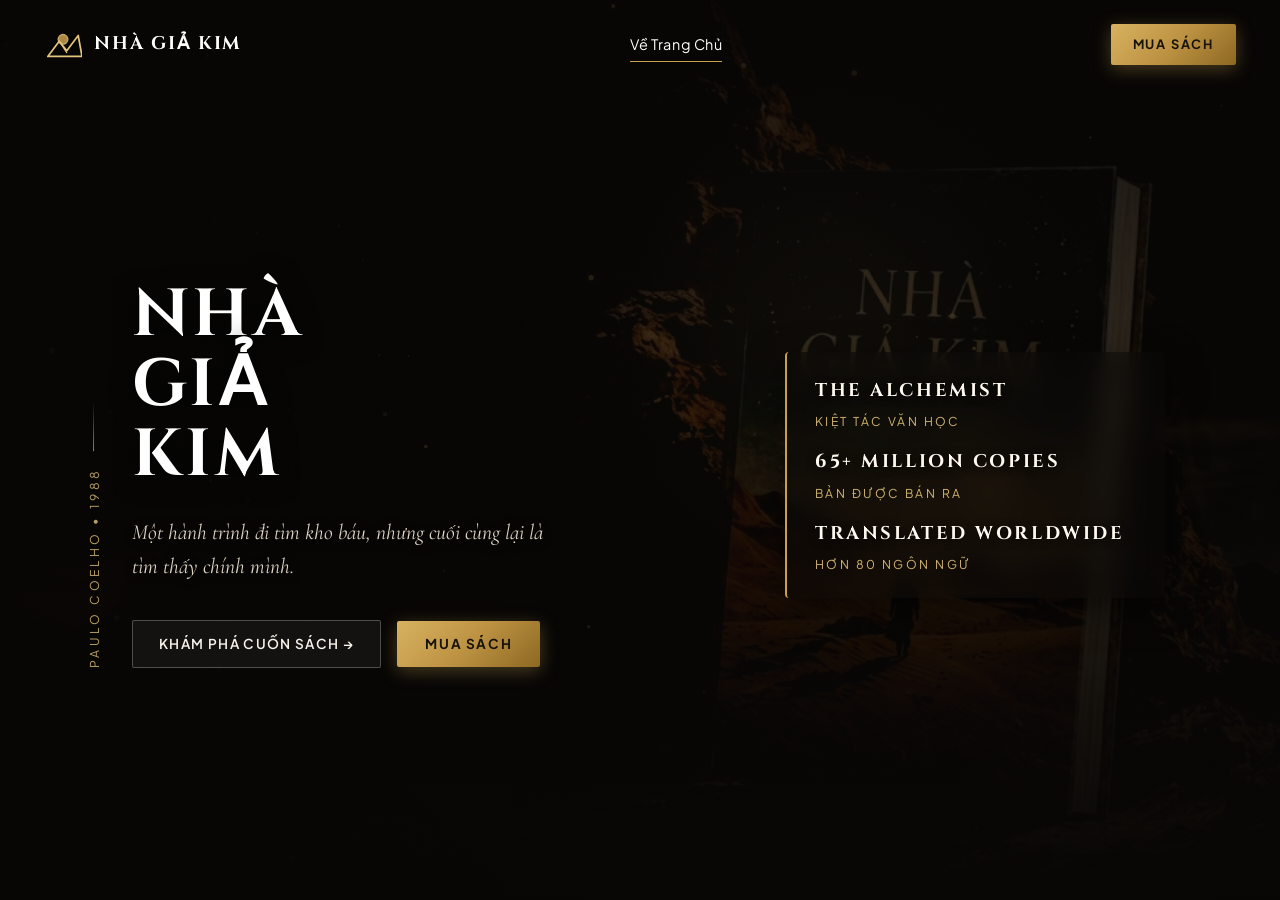
<file: hero.html>
<!DOCTYPE html>
<html lang="vi">
<head>
  <meta charset="UTF-8">
  <meta name="viewport" content="width=device-width, initial-scale=1.0">
  <title>Hero Section - Nhà Giả Kim</title>
  <link rel="preconnect" href="https://fonts.googleapis.com">
  <link rel="preconnect" href="https://fonts.gstatic.com" crossorigin>
  <link href="https://fonts.googleapis.com/css2?family=Cinzel:wght@400;600;700;800;900&family=Cormorant+Garamond:ital,wght@0,400;0,500;0,600;0,700;1,400;1,600&family=Plus+Jakarta+Sans:wght@300;400;500;600;700&display=swap" rel="stylesheet">
  
  <!-- CSS CHUNG & CSS RIÊNG CỦA HERO -->
  <link rel="stylesheet" href="css/global.css">
  <link rel="stylesheet" href="css/header.css">
  <link rel="stylesheet" href="css/hero.css">
</head>
<body style="background-color: #0b0908;">

  <!-- Header đi kèm để xem tổng thể phần đầu trang -->
  <header class="site-header" id="mainHeader">
    <div class="container header-container">
      <a href="index.html" class="brand-logo">
        <div class="brand-icon-wrapper">
          <svg class="brand-icon-svg" viewBox="0 0 40 40" fill="none" xmlns="http://www.w3.org/2000/svg">
            <circle cx="20" cy="14" r="5" fill="#C9A050" opacity="0.85" />
            <path d="M4 32L16 16L24 26L36 10L40 32H4Z" stroke="#E4C57C" stroke-width="1.8" stroke-linejoin="round" />
            <path d="M16 16L24 28" stroke="#E4C57C" stroke-width="1.2" stroke-linecap="round" />
          </svg>
        </div>
        <span class="brand-text">Nhà Giả Kim</span>
      </a>
      <nav class="main-nav">
        <a href="index.html" class="nav-link active">Về Trang Chủ</a>
      </nav>
      <div class="header-actions">
        <a href="purchase.html" class="btn-gold header-btn">MUA SÁCH</a>
      </div>
    </div>
  </header>

  <!-- NỘI DUNG HERO SECTION -->
  <section class="hero-section" id="hero">
    <canvas id="alchemyDustCanvas"></canvas>
    <div class="hero-sun-glow"></div>

    <div class="container hero-container">
      <!-- Cột trái: Tiêu đề & Nút bấm -->
      <div class="hero-left reveal-fade-left">
        <div class="hero-author-vertical">
          <span>PAULO COELHO &bull; 1988</span>
        </div>

        <div class="hero-left-content">
          <h1 class="hero-main-title">
            <span>NHÀ</span>
            <span>GIẢ</span>
            <span>KIM</span>
          </h1>

          <p class="hero-quote">
            Một hành trình đi tìm kho báu, nhưng cuối cùng lại là tìm thấy chính mình.
          </p>

          <div class="hero-actions">
            <a href="journey.html" class="btn-outline-glass">
              KHÁM PHÁ CUỐN SÁCH &rarr;
            </a>
            <a href="purchase.html" class="btn-gold buy-book-trigger">
              MUA SÁCH
            </a>
          </div>
        </div>
      </div>

      <!-- Cột phải: 3 dòng thông số -->
      <div class="hero-right reveal-fade-right delay-2">
        <div class="hero-stat-item">
          <div class="hero-stat-title">THE ALCHEMIST</div>
          <div class="hero-stat-desc">KIỆT TÁC VĂN HỌC</div>
        </div>

        <div class="hero-stat-item">
          <div class="hero-stat-title">65+ MILLION COPIES</div>
          <div class="hero-stat-desc">BẢN ĐƯỢC BÁN RA</div>
        </div>

        <div class="hero-stat-item">
          <div class="hero-stat-title">TRANSLATED WORLDWIDE</div>
          <div class="hero-stat-desc">HƠN 80 NGÔN NGỮ</div>
        </div>
      </div>
    </div>
  </section>

  <script src="js/main.js"></script>
</body>
</html>
</file>
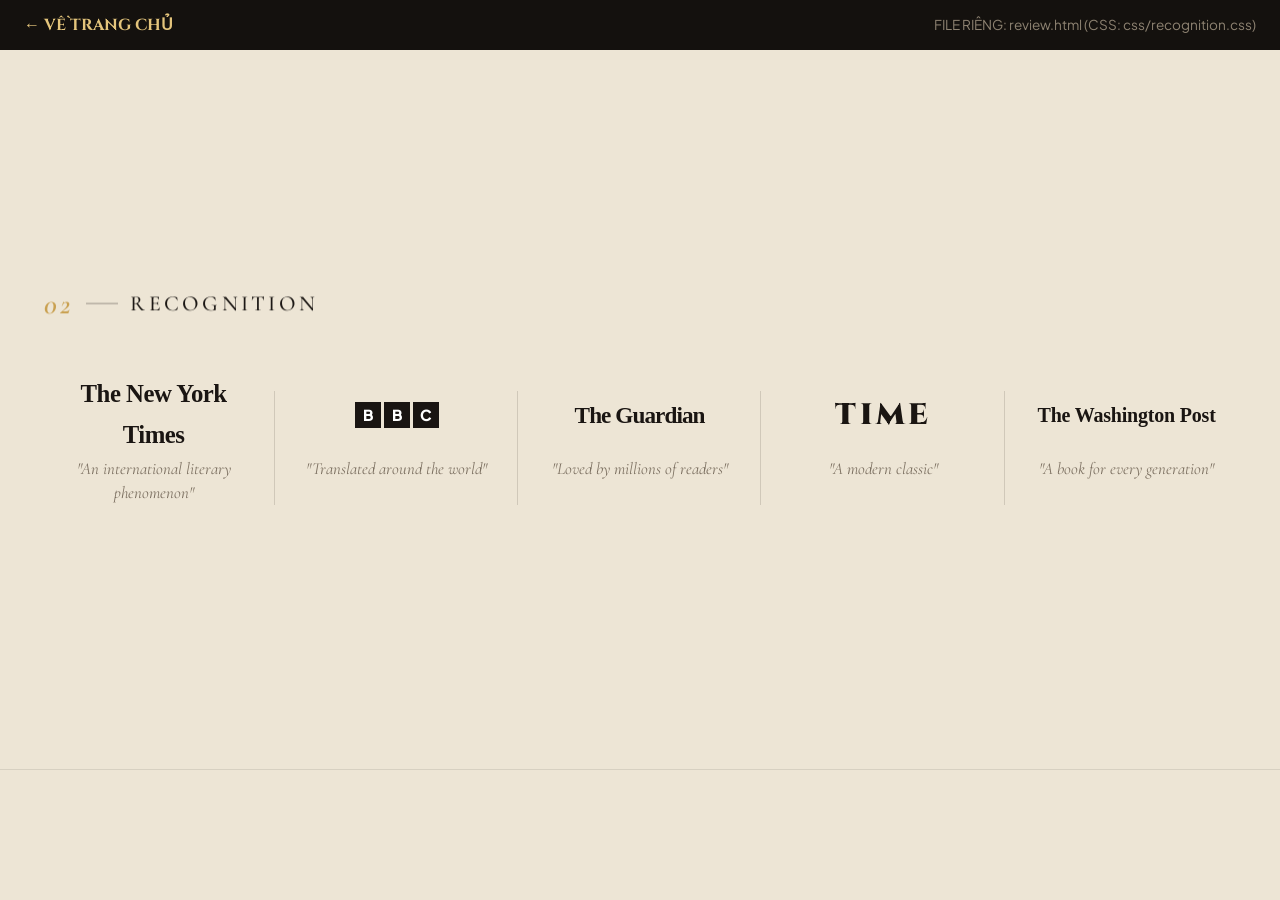
<file: review.html>
<!DOCTYPE html>
<html lang="vi">
<head>
  <meta charset="UTF-8">
  <meta name="viewport" content="width=device-width, initial-scale=1.0">
  <title>Review & Recognition - Nhà Giả Kim</title>
  <link rel="preconnect" href="https://fonts.googleapis.com">
  <link rel="preconnect" href="https://fonts.gstatic.com" crossorigin>
  <link href="https://fonts.googleapis.com/css2?family=Cinzel:wght@400;600;700;800;900&family=Cormorant+Garamond:ital,wght@0,400;0,500;0,600;0,700;1,400;1,600&family=Plus+Jakarta+Sans:wght@300;400;500;600;700&display=swap" rel="stylesheet">
  
  <!-- CSS CHUNG & CSS RIÊNG CỦA REVIEW / RECOGNITION -->
  <link rel="stylesheet" href="css/global.css">
  <link rel="stylesheet" href="css/recognition.css">
</head>
<body style="background-color: var(--bg-sand-surface);">

  <!-- Thanh điều hướng mini -->
  <div style="background: #14110e; padding: 12px 24px; display: flex; justify-content: space-between; align-items: center;">
    <a href="index.html" style="color: #e4c57c; font-family: var(--font-heading-royal); font-weight: 700;">&larr; VỀ TRANG CHỦ</a>
    <span style="color: #8e8372; font-size: 0.85rem;">FILE RIÊNG: review.html (CSS: css/recognition.css)</span>
  </div>

  <!-- NỘI DUNG 02 — RECOGNITION -->
  <section class="recognition-section" id="recognition" style="min-height: 80vh; display: flex; align-items: center;">
    <div class="container" style="width: 100%;">
      <div class="section-tag theme-light reveal-fade-up">
        <span class="number">02</span>
        <span class="line"></span>
        <span>RECOGNITION</span>
      </div>

      <div class="recognition-grid">
        <!-- The New York Times -->
        <div class="recognition-card reveal-fade-up delay-1">
          <div class="press-logo">
            <span class="press-logo-nyt">The New York Times</span>
          </div>
          <p class="press-quote">"An international literary phenomenon"</p>
        </div>

        <!-- BBC -->
        <div class="recognition-card reveal-fade-up delay-2">
          <div class="press-logo">
            <div class="press-logo-bbc">
              <span>B</span><span>B</span><span>C</span>
            </div>
          </div>
          <p class="press-quote">"Translated around the world"</p>
        </div>

        <!-- The Guardian -->
        <div class="recognition-card reveal-fade-up delay-3">
          <div class="press-logo">
            <span class="press-logo-guardian">The Guardian</span>
          </div>
          <p class="press-quote">"Loved by millions of readers"</p>
        </div>

        <!-- TIME -->
        <div class="recognition-card reveal-fade-up delay-4">
          <div class="press-logo">
            <span class="press-logo-time">TIME</span>
          </div>
          <p class="press-quote">"A modern classic"</p>
        </div>

        <!-- The Washington Post -->
        <div class="recognition-card reveal-fade-up delay-5">
          <div class="press-logo">
            <span class="press-logo-wapo">The Washington Post</span>
          </div>
          <p class="press-quote">"A book for every generation"</p>
        </div>
      </div>
    </div>
  </section>

  <script src="js/main.js"></script>
</body>
</html>
</file>
<file: css/global.css>
/* ==========================================================================
   GLOBAL DESIGN SYSTEM - NHÀ GIẢ KIM (THE ALCHEMIST)
   Font chữ, Biến màu, Reset, Layout Tokens, Hiệu ứng chuyển động
   ========================================================================== */

@import url('https://fonts.googleapis.com/css2?family=Cinzel:wght@400;600;700;800;900&family=Cormorant+Garamond:ital,wght@0,400;0,500;0,600;0,700;1,400;1,600&family=Plus+Jakarta+Sans:wght@300;400;500;600;700&display=swap');

/* --- CSS Variables / Design Tokens --- */
:root {
  /* Tông màu Đêm / Sa mạc tối (Hero & Footer) */
  --bg-dark-deep: #0c0a09;
  --bg-dark-surface: #14110e;
  --bg-dark-elevated: #1e1914;
  --bg-dark-card: rgba(28, 23, 19, 0.7);

  /* Tông màu Giấy da cổ điển / Kem cát ấm (Author, Recognition, Readers) */
  --bg-sand-light: #f7f3eb;
  --bg-sand-surface: #ede5d5;
  --bg-sand-accent: #dfd4bf;
  --bg-sand-card: rgba(255, 255, 255, 0.65);

  /* Tông màu Vàng Hoàng Kim / Metallic Gold */
  --gold-primary: #c9a050;
  --gold-light: #e4c57c;
  --gold-dark: #9f7830;
  --gold-gradient: linear-gradient(135deg, #d8b260 0%, #bd9343 50%, #8e6822 100%);
  --gold-gradient-hover: linear-gradient(135deg, #e7c675 0%, #c9a050 50%, #a27b2b 100%);
  --gold-glow: rgba(201, 160, 80, 0.35);

  /* Màu chữ */
  --text-light-heading: #fcf9f2;
  --text-light-body: #cfc6b8;
  --text-light-muted: #8e8372;
  
  --text-dark-heading: #1c1815;
  --text-dark-body: #4a4036;
  --text-dark-muted: #7d7162;

  /* Đường viền & Phân cách */
  --border-light: rgba(255, 255, 255, 0.12);
  --border-dark: rgba(28, 24, 21, 0.14);
  --border-gold: rgba(201, 160, 80, 0.35);

  /* Font chữ */
  --font-heading-royal: 'Cinzel', serif;
  --font-serif-literary: 'Cormorant Garamond', Georgia, serif;
  --font-sans-body: 'Plus Jakarta Sans', -apple-system, BlinkMacSystemFont, sans-serif;

  /* Container */
  --container-max: 1240px;
  --container-padding: 24px;

  /* Transition */
  --transition-smooth: all 0.4s cubic-bezier(0.16, 1, 0.3, 1);
  --transition-fast: all 0.2s ease;
}

/* --- Reset cơ bản --- */
*, *::before, *::after {
  box-sizing: border-box;
  margin: 0;
  padding: 0;
}

html {
  scroll-behavior: smooth;
  font-size: 16px;
  text-rendering: optimizeLegibility;
  -webkit-font-smoothing: antialiased;
}

body {
  font-family: var(--font-sans-body);
  background-color: var(--bg-dark-deep);
  color: var(--text-light-body);
  line-height: 1.65;
  overflow-x: hidden;
}

img {
  max-width: 100%;
  height: auto;
  display: block;
}

a {
  color: inherit;
  text-decoration: none;
  transition: var(--transition-fast);
}

button {
  cursor: pointer;
  border: none;
  background: none;
  font-family: inherit;
  transition: var(--transition-smooth);
}

ul, ol {
  list-style: none;
}

/* --- Layout Utility Classes --- */
.container {
  width: 100%;
  max-width: var(--container-max);
  margin-left: auto;
  margin-right: auto;
  padding-left: var(--container-padding);
  padding-right: var(--container-padding);
}

/* Section Header đánh số (01 — THE AUTHOR, 02 — RECOGNITION...) */
.section-tag {
  display: inline-flex;
  align-items: center;
  gap: 12px;
  font-family: var(--font-serif-literary);
  font-size: 1.35rem;
  font-weight: 500;
  letter-spacing: 0.15em;
  text-transform: uppercase;
  margin-bottom: 2.5rem;
}

.section-tag .number {
  font-family: var(--font-serif-literary);
  font-style: italic;
  font-size: 1.8rem;
  font-weight: 600;
  color: var(--gold-primary);
}

.section-tag .line {
  display: inline-block;
  width: 32px;
  height: 1px;
  background-color: currentColor;
  opacity: 0.4;
}

.section-tag.theme-dark {
  color: #c5b9a8;
}

.section-tag.theme-light {
  color: var(--text-dark-heading);
}

/* Nút bấm vàng sang trọng */
.btn-gold {
  display: inline-flex;
  align-items: center;
  justify-content: center;
  gap: 10px;
  padding: 12px 28px;
  background: var(--gold-gradient);
  color: #17120a;
  font-family: var(--font-sans-body);
  font-size: 0.85rem;
  font-weight: 700;
  letter-spacing: 0.12em;
  text-transform: uppercase;
  border-radius: 2px;
  box-shadow: 0 4px 18px var(--gold-glow);
  position: relative;
  overflow: hidden;
  z-index: 1;
}

.btn-gold::before {
  content: '';
  position: absolute;
  top: 0; left: 0; right: 0; bottom: 0;
  background: var(--gold-gradient-hover);
  opacity: 0;
  transition: opacity 0.3s ease;
  z-index: -1;
}

.btn-gold:hover {
  transform: translateY(-2px);
  box-shadow: 0 8px 25px rgba(201, 160, 80, 0.55);
}

.btn-gold:hover::before {
  opacity: 1;
}

/* Nút bấm viền outline / kính mờ */
.btn-outline-glass {
  display: inline-flex;
  align-items: center;
  justify-content: center;
  gap: 10px;
  padding: 12px 26px;
  background: rgba(255, 255, 255, 0.05);
  backdrop-filter: blur(10px);
  -webkit-backdrop-filter: blur(10px);
  border: 1px solid rgba(255, 255, 255, 0.25);
  color: #f7f2ea;
  font-family: var(--font-sans-body);
  font-size: 0.85rem;
  font-weight: 600;
  letter-spacing: 0.1em;
  text-transform: uppercase;
  border-radius: 2px;
  transition: var(--transition-smooth);
}

.btn-outline-glass:hover {
  background: rgba(255, 255, 255, 0.15);
  border-color: var(--gold-primary);
  color: #ffffff;
  transform: translateY(-2px);
}

/* Nút bấm phong cách Dark Paper (dùng trong nền sáng) */
.btn-dark {
  display: inline-flex;
  align-items: center;
  justify-content: center;
  gap: 10px;
  padding: 12px 26px;
  background: #1c1814;
  color: #f5f0e6;
  font-family: var(--font-sans-body);
  font-size: 0.85rem;
  font-weight: 600;
  letter-spacing: 0.1em;
  text-transform: uppercase;
  border-radius: 2px;
  transition: var(--transition-smooth);
}

.btn-dark:hover {
  background: #2d2620;
  color: #ffffff;
  transform: translateY(-2px);
  box-shadow: 0 6px 18px rgba(0, 0, 0, 0.2);
}

/* Placeholder cho ảnh người dùng chèn vào */
.image-placeholder {
  position: relative;
  display: flex;
  flex-direction: column;
  align-items: center;
  justify-content: center;
  background: rgba(25, 22, 18, 0.6);
  border: 1px dashed rgba(201, 160, 80, 0.4);
  color: var(--gold-light);
  text-align: center;
  overflow: hidden;
  transition: var(--transition-smooth);
}

.image-placeholder img {
  width: 100%;
  height: 100%;
  object-fit: cover;
  transition: transform 0.6s ease;
}

.image-placeholder:hover img {
  transform: scale(1.03);
}

/* Hộp tooltip nhắc người dùng thay ảnh */
.image-placeholder .placeholder-tip {
  position: absolute;
  inset: auto 12px 12px 12px;
  background: rgba(14, 12, 10, 0.85);
  backdrop-filter: blur(8px);
  border: 1px solid rgba(201, 160, 80, 0.3);
  padding: 8px 12px;
  border-radius: 4px;
  font-size: 0.72rem;
  color: #e5dac9;
  letter-spacing: 0.05em;
  opacity: 0;
  transform: translateY(6px);
  transition: all 0.3s ease;
  pointer-events: none;
}

.image-placeholder:hover .placeholder-tip {
  opacity: 1;
  transform: translateY(0);
}

/* --- Scroll Reveal Animations --- */
.reveal-fade-up {
  opacity: 0;
  transform: translateY(35px);
  transition: opacity 0.8s cubic-bezier(0.16, 1, 0.3, 1), transform 0.8s cubic-bezier(0.16, 1, 0.3, 1);
  will-change: opacity, transform;
}

.reveal-fade-left {
  opacity: 0;
  transform: translateX(-40px);
  transition: opacity 0.8s cubic-bezier(0.16, 1, 0.3, 1), transform 0.8s cubic-bezier(0.16, 1, 0.3, 1);
  will-change: opacity, transform;
}

.reveal-fade-right {
  opacity: 0;
  transform: translateX(40px);
  transition: opacity 0.8s cubic-bezier(0.16, 1, 0.3, 1), transform 0.8s cubic-bezier(0.16, 1, 0.3, 1);
  will-change: opacity, transform;
}

.reveal-zoom-in {
  opacity: 0;
  transform: scale(0.92);
  transition: opacity 0.8s cubic-bezier(0.16, 1, 0.3, 1), transform 0.8s cubic-bezier(0.16, 1, 0.3, 1);
  will-change: opacity, transform;
}

.is-visible {
  opacity: 1 !important;
  transform: translate(0, 0) scale(1) !important;
}

/* Stagger delay */
.delay-1 { transition-delay: 0.15s; }
.delay-2 { transition-delay: 0.3s; }
.delay-3 { transition-delay: 0.45s; }
.delay-4 { transition-delay: 0.6s; }
.delay-5 { transition-delay: 0.75s; }

/* Custom Scrollbar */
::-webkit-scrollbar {
  width: 8px;
}
::-webkit-scrollbar-track {
  background: #0d0b09;
}
::-webkit-scrollbar-thumb {
  background: #3a3227;
  border-radius: 4px;
}
::-webkit-scrollbar-thumb:hover {
  background: var(--gold-dark);
}
</file>
<file: css/header.css>
/* ==========================================================================
   HEADER / NAVBAR CSS
   ========================================================================== */

.site-header {
  position: fixed;
  top: 0;
  left: 0;
  width: 100%;
  z-index: 1000;
  padding: 24px 0;
  transition: all 0.4s ease;
  background: transparent;
}

.site-header.scrolled {
  padding: 14px 0;
  background: rgba(12, 10, 9, 0.88);
  backdrop-filter: blur(14px);
  -webkit-backdrop-filter: blur(14px);
  border-bottom: 1px solid rgba(201, 160, 80, 0.18);
  box-shadow: 0 10px 30px rgba(0, 0, 0, 0.45);
}

.header-container {
  display: flex;
  align-items: center;
  justify-content: space-between;
}

/* Brand Logo */
.brand-logo {
  display: flex;
  align-items: center;
  gap: 12px;
  color: #ffffff;
  font-family: var(--font-heading-royal);
  font-size: 1.15rem;
  font-weight: 700;
  letter-spacing: 0.1em;
  text-transform: uppercase;
}

.brand-icon-wrapper {
  width: 38px;
  height: 38px;
  display: flex;
  align-items: center;
  justify-content: center;
}

.brand-icon-svg {
  width: 100%;
  height: 100%;
  fill: none;
  stroke: var(--gold-light);
  stroke-width: 1.6;
}

/* Nav Menu Links */
.main-nav {
  display: flex;
  align-items: center;
  gap: 40px;
}

.nav-link {
  font-family: var(--font-sans-body);
  font-size: 0.9rem;
  font-weight: 400;
  color: #d1c8bb;
  letter-spacing: 0.04em;
  position: relative;
  padding: 6px 0;
  transition: color 0.3s ease;
}

.nav-link::after {
  content: '';
  position: absolute;
  bottom: 0;
  left: 50%;
  width: 0;
  height: 1.5px;
  background: var(--gold-primary);
  transition: all 0.3s ease;
  transform: translateX(-50%);
}

.nav-link:hover,
.nav-link.active {
  color: #ffffff;
}

.nav-link:hover::after,
.nav-link.active::after {
  width: 100%;
}

/* Header Actions */
.header-actions {
  display: flex;
  align-items: center;
  gap: 16px;
}

.header-btn {
  padding: 10px 22px;
  font-size: 0.8rem;
  letter-spacing: 0.14em;
}

/* Mobile Toggle */
.mobile-nav-toggle {
  display: none;
  flex-direction: column;
  justify-content: space-between;
  width: 28px;
  height: 20px;
  background: transparent;
  border: none;
  cursor: pointer;
  z-index: 1001;
}

.mobile-nav-toggle span {
  display: block;
  height: 2px;
  width: 100%;
  background: var(--gold-light);
  transition: all 0.3s ease;
}

/* Responsive */
@media (max-width: 900px) {
  .main-nav {
    position: fixed;
    top: 0;
    right: -100%;
    width: 280px;
    height: 100vh;
    background: rgba(14, 12, 10, 0.97);
    backdrop-filter: blur(20px);
    flex-direction: column;
    justify-content: center;
    gap: 28px;
    border-left: 1px solid var(--border-gold);
    transition: right 0.4s cubic-bezier(0.16, 1, 0.3, 1);
  }

  .main-nav.open {
    right: 0;
  }

  .mobile-nav-toggle {
    display: flex;
  }
}
</file>
<file: css/hero.css>
/* ==========================================================================
   HERO SECTION CSS
   ========================================================================== */

.hero-section {
  position: relative;
  min-height: 100vh;
  display: flex;
  align-items: center;
  padding: 130px 0 80px;
  overflow: hidden;
  background-color: #070605;
}

/* Lớp ảnh nền banner với độ tương phản cao, đậm màu và rõ nét */
.hero-section::before {
  content: '';
  position: absolute;
  inset: 0;
  background-image: url('../img/banner.png');
  background-size: cover;
  background-position: center center;
  background-repeat: no-repeat;
  filter: brightness(0.68) contrast(1.35) saturate(1.2);
  z-index: 0;
}

/* Lớp phủ đa tầng giúp ảnh banner sâu lắng, sắc nét và tôn bật chữ */
.hero-section::after {
  content: '';
  position: absolute;
  inset: 0;
  background: 
    radial-gradient(circle at 70% 45%, rgba(15, 12, 9, 0.25) 0%, rgba(7, 6, 5, 0.78) 85%),
    linear-gradient(to bottom, rgba(7, 6, 5, 0.6) 0%, rgba(7, 6, 5, 0.2) 45%, #070605 100%),
    linear-gradient(to right, rgba(7, 6, 5, 0.82) 0%, rgba(7, 6, 5, 0.35) 45%, rgba(7, 6, 5, 0.6) 100%);
  pointer-events: none;
  z-index: 1;
}

/* Hiệu ứng hạt bụi vàng canvas */
#alchemyDustCanvas {
  position: absolute;
  top: 0;
  left: 0;
  width: 100%;
  height: 100%;
  pointer-events: none;
  z-index: 1;
}

/* Ánh hào quang mặt trời sa mạc */
.hero-sun-glow {
  position: absolute;
  top: 35%;
  left: 65%;
  width: 550px;
  height: 550px;
  background: radial-gradient(circle, rgba(230, 197, 105, 0.18) 0%, rgba(197, 147, 51, 0.04) 45%, transparent 70%);
  filter: blur(60px);
  transform: translate(-50%, -50%);
  pointer-events: none;
  z-index: 1;
  animation: pulseGlow 8s ease-in-out infinite alternate;
}

@keyframes pulseGlow {
  0% { transform: translate(-50%, -50%) scale(0.9); opacity: 0.55; }
  100% { transform: translate(-50%, -50%) scale(1.15); opacity: 0.9; }
}

.hero-container {
  position: relative;
  z-index: 2;
  display: grid;
  grid-template-columns: 1.35fr 0.85fr;
  align-items: center;
  gap: 48px;
  max-width: 1160px;
}

/* --- Cột trái: Tiêu đề & CTA --- */
.hero-left {
  display: flex;
  align-items: stretch;
  gap: 28px;
}

/* Dải chữ xoay dọc PAULO COELHO - 1988 */
.hero-author-vertical {
  writing-mode: vertical-rl;
  transform: rotate(180deg);
  font-family: var(--font-sans-body);
  font-size: 0.76rem;
  letter-spacing: 0.28em;
  text-transform: uppercase;
  color: var(--gold-light);
  opacity: 0.8;
  display: flex;
  align-items: center;
  gap: 16px;
  user-select: none;
}

.hero-author-vertical::after {
  content: '';
  width: 1px;
  height: 50px;
  background: linear-gradient(to bottom, var(--gold-primary), transparent);
}

.hero-left-content {
  flex: 1;
}

.hero-main-title {
  font-family: var(--font-heading-royal);
  font-size: clamp(3.2rem, 5.2vw, 5rem);
  font-weight: 700;
  line-height: 1.05;
  letter-spacing: 0.05em;
  color: #ffffff;
  text-transform: uppercase;
  margin-bottom: 24px;
  text-shadow: 0 4px 25px rgba(0, 0, 0, 0.8);
}

.hero-main-title span {
  display: block;
}

.hero-quote {
  font-family: var(--font-serif-literary);
  font-style: italic;
  font-size: 1.35rem;
  font-weight: 400;
  line-height: 1.6;
  color: #dfd4c5;
  margin-bottom: 36px;
  max-width: 440px;
  text-shadow: 0 2px 10px rgba(0, 0, 0, 0.7);
}

.hero-actions {
  display: flex;
  align-items: center;
  gap: 16px;
  flex-wrap: wrap;
}

/* --- Cột giữa: Cuốn sách 3D tương tác --- */
.hero-center {
  display: flex;
  justify-content: center;
  align-items: center;
  perspective: 1200px;
}

.book-3d-wrapper {
  position: relative;
  width: 310px;
  height: 465px;
  transform-style: preserve-3d;
  transition: transform 0.25s ease-out;
  cursor: pointer;
}

.book-shadow {
  position: absolute;
  bottom: -28px;
  left: 5%;
  width: 90%;
  height: 35px;
  background: radial-gradient(ellipse at center, rgba(0, 0, 0, 0.9) 0%, transparent 75%);
  filter: blur(14px);
  z-index: -1;
  transform: rotateX(75deg);
  transition: all 0.3s ease;
}

.book-cover {
  width: 100%;
  height: 100%;
  border-radius: 4px 10px 10px 4px;
  overflow: hidden;
  box-shadow: 
    -14px 16px 40px rgba(0, 0, 0, 0.8),
    0 0 40px rgba(201, 160, 80, 0.25),
    inset -3px 0 10px rgba(255, 255, 255, 0.25),
    inset 4px 0 10px rgba(0, 0, 0, 0.6);
  position: relative;
  border: 1px solid rgba(230, 197, 105, 0.35);
  background: #1a1612;
}

.book-cover img {
  width: 100%;
  height: 100%;
  object-fit: cover;
  display: block;
}

/* Fallback bìa sách nếu người dùng chưa bỏ ảnh book.png */
.book-cover-fallback {
  width: 100%;
  height: 100%;
  background: 
    radial-gradient(circle at 50% 60%, rgba(201, 160, 80, 0.4) 0%, #15110d 80%),
    linear-gradient(135deg, #2b2216 0%, #120e0b 100%);
  display: flex;
  flex-direction: column;
  justify-content: space-between;
  padding: 36px 24px;
  text-align: center;
  position: relative;
}

.book-cover-fallback::before {
  content: '';
  position: absolute;
  inset: 14px;
  border: 1px solid rgba(228, 197, 124, 0.3);
  pointer-events: none;
}

.book-fallback-author {
  font-family: var(--font-sans-body);
  font-size: 0.75rem;
  letter-spacing: 0.25em;
  color: var(--gold-light);
  text-transform: uppercase;
}

.book-fallback-title {
  font-family: var(--font-heading-royal);
  font-size: 2.2rem;
  font-weight: 700;
  line-height: 1.15;
  color: #fff8eb;
  letter-spacing: 0.08em;
  text-shadow: 0 2px 10px rgba(0,0,0,0.8);
}

.book-fallback-sub {
  font-family: var(--font-serif-literary);
  font-style: italic;
  font-size: 1.15rem;
  color: var(--gold-light);
  letter-spacing: 0.1em;
}

/* Ánh sáng trượt qua gáy sách */
.book-shine {
  position: absolute;
  top: 0;
  left: -100%;
  width: 60%;
  height: 100%;
  background: linear-gradient(
    90deg,
    transparent 0%,
    rgba(255, 255, 255, 0.25) 50%,
    transparent 100%
  );
  transform: skewX(-20deg);
  transition: left 0.8s ease;
  pointer-events: none;
}

.book-3d-wrapper:hover .book-shine {
  left: 150%;
}

.book-3d-wrapper:hover .book-shadow {
  transform: rotateX(75deg) scale(1.15);
  opacity: 0.85;
}

/* --- Cột phải: Thông số ấn phẩm --- */
.hero-right {
  display: flex;
  flex-direction: column;
  justify-content: center;
  gap: 16px; /* Các thông số gần nhau lại theo yêu cầu */
  padding: 24px 28px;
  border-left: 2px solid var(--gold-primary);
  background: rgba(12, 10, 8, 0.55);
  backdrop-filter: blur(12px);
  -webkit-backdrop-filter: blur(12px);
  border-radius: 4px;
  box-shadow: 0 12px 36px rgba(0, 0, 0, 0.55);
  max-width: 380px;
}

.hero-stat-item {
  display: flex;
  flex-direction: column;
  gap: 3px;
}

.hero-stat-title {
  font-family: var(--font-heading-royal);
  font-size: 1.15rem;
  font-weight: 700;
  letter-spacing: 0.14em;
  color: #fff9f0;
  margin-bottom: 2px;
  text-shadow: 0 2px 8px rgba(0, 0, 0, 0.9);
}

.hero-stat-desc {
  font-family: var(--font-sans-body);
  font-size: 0.76rem;
  letter-spacing: 0.2em;
  text-transform: uppercase;
  color: var(--gold-light);
  opacity: 0.9;
}

/* Responsive */
@media (max-width: 1024px) {
  .hero-container {
    grid-template-columns: 1fr;
    gap: 40px;
  }
  
  .hero-right {
    max-width: 100%;
    flex-direction: row;
    justify-content: space-around;
    padding: 18px 20px;
    border-left: none;
    border-top: 2px solid var(--gold-primary);
  }
}

@media (max-width: 768px) {
  .hero-section {
    padding: 120px 0 60px;
  }
  
  .hero-container {
    grid-template-columns: 1fr;
    text-align: center;
  }
  
  .hero-left {
    flex-direction: column;
    align-items: center;
  }
  
  .hero-author-vertical {
    writing-mode: horizontal-tb;
    transform: none;
  }
  
  .hero-author-vertical::after {
    display: none;
  }
  
  .hero-quote {
    margin-left: auto;
    margin-right: auto;
  }
  
  .hero-actions {
    justify-content: center;
  }
  
  .hero-right {
    flex-direction: column;
    align-items: center;
    gap: 16px;
  }
}
</file>
<file: css/recognition.css>
/* ==========================================================================
   SECTION 02: RECOGNITION (REVIEW TỪ BÁO CHÍ DANH TIẾNG) CSS
   ========================================================================== */

.recognition-section {
  position: relative;
  background-color: var(--bg-sand-surface);
  color: var(--text-dark-body);
  padding: 80px 0 90px;
  border-bottom: 1px solid rgba(28, 24, 21, 0.1);
}

.recognition-grid {
  display: grid;
  grid-template-columns: repeat(5, 1fr);
  gap: 24px;
  align-items: stretch;
}

.recognition-card {
  display: flex;
  flex-direction: column;
  align-items: center;
  text-align: center;
  padding: 24px 16px;
  position: relative;
  transition: transform 0.3s ease;
}

.recognition-card:not(:last-child)::after {
  content: '';
  position: absolute;
  right: -12px;
  top: 15%;
  height: 70%;
  width: 1px;
  background-color: rgba(40, 30, 20, 0.14);
}

.recognition-card:hover {
  transform: translateY(-4px);
}

/* Kiểu chữ / Logo của các hãng thông tấn */
.press-logo {
  height: 48px;
  display: flex;
  align-items: center;
  justify-content: center;
  margin-bottom: 18px;
  user-select: none;
}

/* The New York Times font cổ điển */
.press-logo-nyt {
  font-family: 'UnifrakturMaguntia', 'Chomsky', 'Playfair Display', Georgia, serif;
  font-size: 1.55rem;
  font-weight: 700;
  letter-spacing: -0.02em;
  color: #1a1512;
}

/* BBC - 3 khối vuông */
.press-logo-bbc {
  display: flex;
  gap: 3px;
}

.press-logo-bbc span {
  display: inline-flex;
  align-items: center;
  justify-content: center;
  width: 26px;
  height: 26px;
  background-color: #1a1512;
  color: #ffffff;
  font-family: var(--font-sans-body);
  font-weight: 800;
  font-size: 0.95rem;
  line-height: 1;
}

/* The Guardian */
.press-logo-guardian {
  font-family: 'Egyptian Slate', Georgia, serif;
  font-size: 1.45rem;
  font-weight: 700;
  letter-spacing: -0.04em;
  color: #1a1512;
}

/* TIME */
.press-logo-time {
  font-family: 'Cinzel', 'Times New Roman', serif;
  font-size: 1.85rem;
  font-weight: 900;
  letter-spacing: 0.12em;
  color: #1a1512;
}

/* The Washington Post */
.press-logo-wapo {
  font-family: 'Playfair Display', Georgia, serif;
  font-size: 1.25rem;
  font-weight: 800;
  letter-spacing: -0.01em;
  color: #1a1512;
}

/* Lời nhận xét trích dẫn */
.press-quote {
  font-family: var(--font-serif-literary);
  font-style: italic;
  font-size: 1.05rem;
  line-height: 1.45;
  color: var(--text-dark-muted);
}

/* Responsive */
@media (max-width: 1024px) {
  .recognition-grid {
    grid-template-columns: repeat(3, 1fr);
    gap: 30px;
  }

  .recognition-card:not(:last-child)::after {
    display: none;
  }

  .recognition-card {
    border-bottom: 1px dashed rgba(40, 30, 20, 0.12);
    padding-bottom: 24px;
  }
}

@media (max-width: 640px) {
  .recognition-grid {
    grid-template-columns: 1fr;
    gap: 20px;
  }
}
</file>
